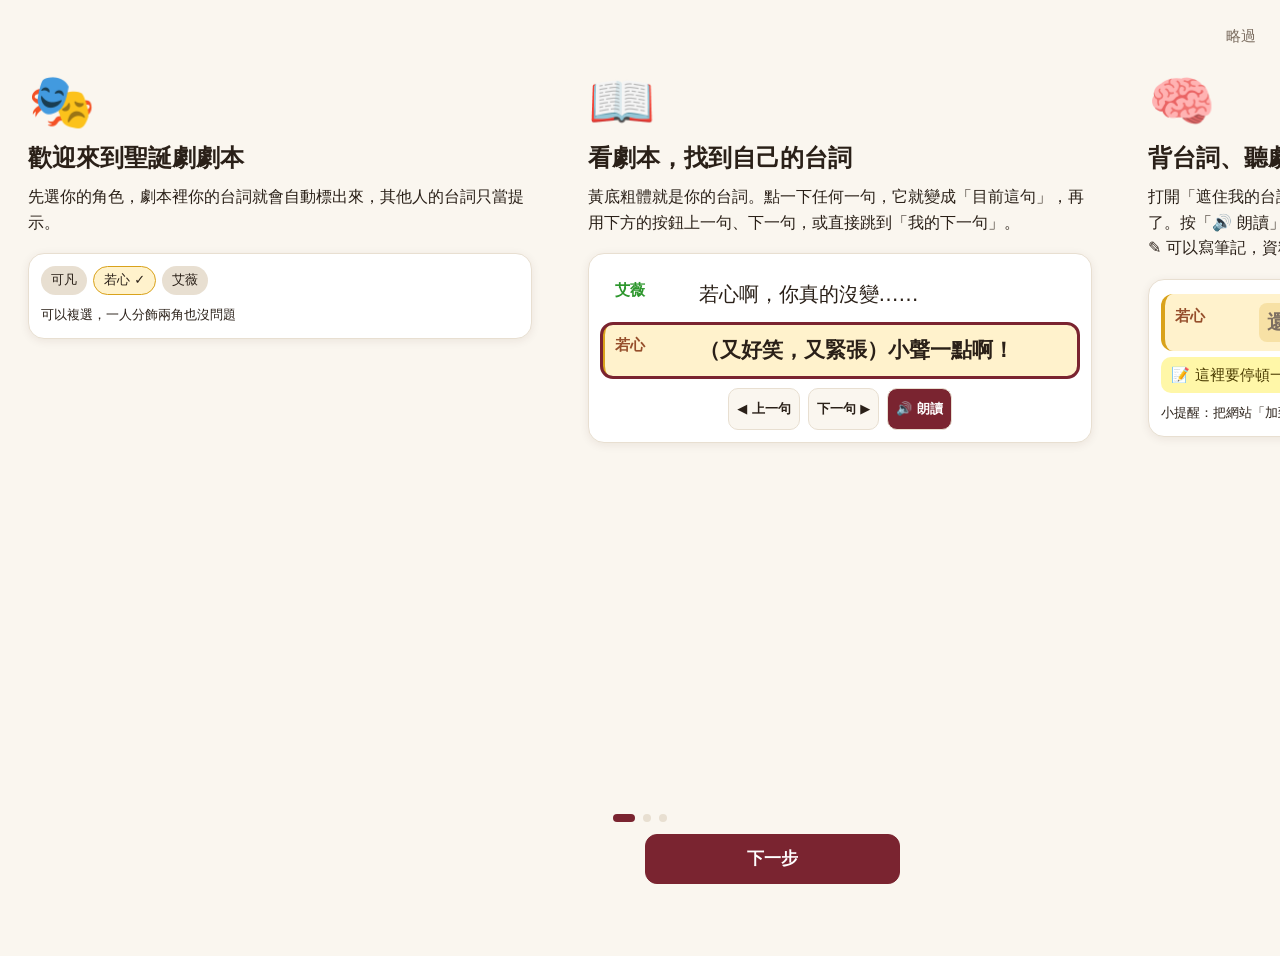
<file: index.html>
<!doctype html>
<html lang="zh-Hant">
<head>
<meta charset="utf-8">
<meta name="viewport" content="width=device-width, initial-scale=1, viewport-fit=cover">
<title>2026 聖誕劇劇本</title>
<meta name="description" content="2026 聖誕劇演員用劇本：看自己的台詞、背台詞、彩排、排練行程">
<meta name="theme-color" content="#7a2430">
<meta name="apple-mobile-web-app-capable" content="yes">
<meta name="mobile-web-app-capable" content="yes">
<meta name="apple-mobile-web-app-status-bar-style" content="black-translucent">
<meta name="apple-mobile-web-app-title" content="聖誕劇">
<link rel="manifest" href="manifest.webmanifest">
<link rel="icon" href="icons/icon.svg" type="image/svg+xml">
<link rel="apple-touch-icon" href="icons/apple-touch-icon.png">
<link rel="stylesheet" href="style.css">
</head>
<body>
<main id="app" aria-live="polite"></main>
<nav id="nav" aria-label="主選單"></nav>
<div id="overlay" hidden></div>
<div id="toast" role="status"></div>
<noscript>請開啟 JavaScript 以使用劇本網站。</noscript>
<script src="app.js"></script>
</body>
</html>
</file>
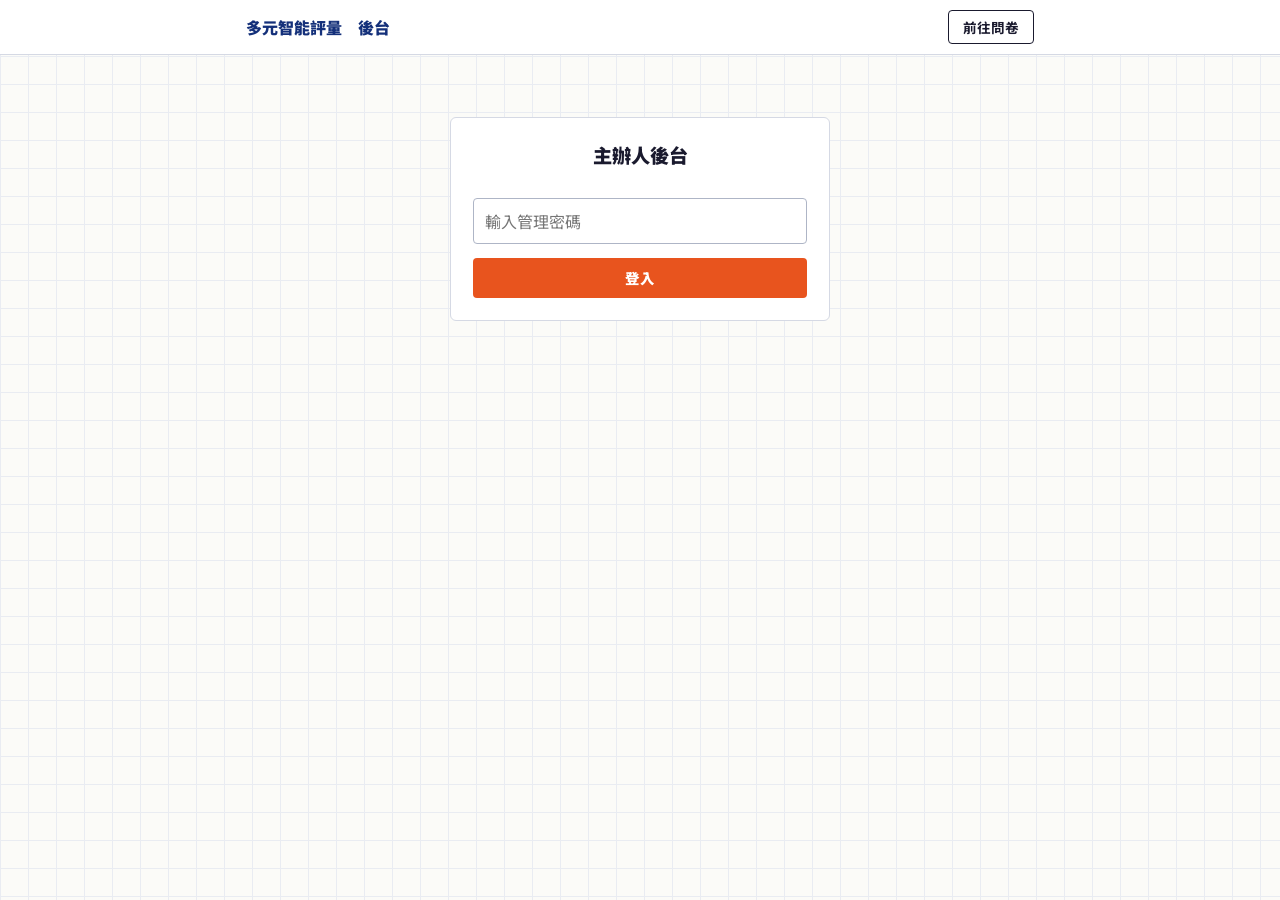
<file: survey/admin/index.html>
<!DOCTYPE html>
<html lang="zh-TW">
<head>
<meta charset="UTF-8">
<meta name="viewport" content="width=device-width, initial-scale=1.0">
<title>後台｜八大智能評量</title>
<meta name="robots" content="noindex">
<link rel="preconnect" href="https://fonts.googleapis.com">
<link href="https://fonts.googleapis.com/css2?family=Noto+Sans+TC:wght@400;500;700;900&display=swap" rel="stylesheet">
<style>
  :root {
    --navy: #14307a; --orange: #e8541e; --yellow: #f7c935;
    --ink: #1a1a2e; --muted: #5b6275; --line: #d5d9e4; --paper: #fbfbf8;
  }
  * { box-sizing: border-box; }
  html { -webkit-text-size-adjust: 100%; }
  body {
    margin: 0; color: var(--ink); line-height: 1.65;
    font-family: "Noto Sans TC", "PingFang TC", "Microsoft JhengHei", system-ui, sans-serif;
    background-color: var(--paper);
    background-image: linear-gradient(#e9ecf2 1px, transparent 1px), linear-gradient(90deg, #e9ecf2 1px, transparent 1px);
    background-size: 28px 28px;
  }
  .wrap { max-width: 820px; margin: 0 auto; padding: 0 16px; }
  .hidden { display: none !important; }
  .center { text-align: center; }

  /* ---------- 頂端：主辦單位 logo ---------- */
  .topbar { background: #fff; border-bottom: 1px solid var(--line); }
  .topbar .wrap { display: flex; align-items: center; justify-content: space-between; gap: 12px; padding-top: 10px; padding-bottom: 10px; }
  .logos { display: flex; flex-wrap: wrap; align-items: center; gap: 8px 22px; }
  .logos img { height: 34px; width: auto; display: block; }
  .topbar .aside { font-size: .8rem; color: var(--muted); white-space: nowrap; }
  .topbar b { color: var(--navy); font-weight: 900; }
  .ghost { font: inherit; font-size: .85rem; font-weight: 700; color: var(--ink); background: #fff; cursor: pointer;
    border: 1px solid var(--ink); border-radius: 4px; padding: 5px 14px; text-decoration: none; }
  .ghost:hover { background: var(--ink); color: #fff; }

  /* ---------- 標題區 ---------- */
  .hero { padding: 40px 0 10px; }
  .hero h1 { margin: 0; font-weight: 900; line-height: 1.1; letter-spacing: .02em; color: var(--navy); font-size: clamp(2.4rem, 10vw, 4.8rem); }
  .hero h1 em { font-style: normal; color: var(--orange); }
  .hero .sub { margin: 14px 0 0; font-weight: 900; letter-spacing: .08em; font-size: clamp(1.1rem, 4vw, 1.6rem); }
  /* 仿海報的「標題｜內容」資訊列 */
  .info { margin-top: 26px; }
  .info .row { display: flex; align-items: flex-start; padding: 7px 0; }
  .info dt { flex: 0 0 4.2em; font-weight: 900; font-size: 1.15rem; color: var(--ink); letter-spacing: .1em; }
  .info dd { margin: 0; padding-left: 16px; border-left: 2px solid var(--ink); font-size: 1.02rem; }
  .info { padding: 0; }

  main { padding: 22px 0 56px; }

  /* ---------- 區塊 ---------- */
  .card { background: #fff; border: 1px solid var(--line); border-radius: 6px; padding: 22px; margin-bottom: 18px; }
  .card.note { background: transparent; border: 0; border-left: 3px solid var(--navy); border-radius: 0; padding: 4px 0 4px 16px; }
  .card.warn { background: #fff8d6; border-color: #ecd77a; }
  .card h2 { margin: 0 0 16px; font-size: 1.2rem; font-weight: 900; padding-bottom: 10px; border-bottom: 1px solid var(--line); }
  .card h3 { margin: 0 0 6px; font-size: 1rem; font-weight: 900; }
  .card p { margin: 0 0 6px; font-size: .92rem; color: #333a4d; }
  .grid2 { display: grid; grid-template-columns: 1fr; gap: 16px; }
  @media (min-width: 640px) { .grid2 { grid-template-columns: 1fr 1fr; } .span2 { grid-column: 1 / -1; } }
  .field label.lab { display: block; font-size: .82rem; font-weight: 700; color: var(--muted); margin-bottom: 4px; }
  .req { color: var(--orange); }
  input[type=text], input[type=password], select {
    width: 100%; font: inherit; font-size: 16px; color: var(--ink); background: #fff;
    border: 1px solid #aeb5c6; border-radius: 4px; padding: 9px 11px; outline: none; }
  input[type=text]:focus, input[type=password]:focus, select:focus { border-color: var(--navy); box-shadow: 0 0 0 1px var(--navy); }
  .checks { display: grid; grid-template-columns: 1fr; gap: 6px 18px; }
  @media (min-width: 640px) { .checks { grid-template-columns: 1fr 1fr; } }
  .checks label { display: flex; gap: 10px; align-items: center; padding: 6px 0; cursor: pointer; font-size: .95rem; }
  input[type=checkbox] { width: 18px; height: 18px; accent-color: var(--orange); }

  /* ---------- 題目 ---------- */
  .progress { position: sticky; top: 0; z-index: 5; margin: -22px -22px 14px; padding: 10px 22px 8px; background: #fff; border-bottom: 1px solid var(--line); border-radius: 6px 6px 0 0; }
  .progress .bar { height: 5px; background: #e6e9f0; }
  .progress .bar i { display: block; height: 100%; width: 0; background: var(--orange); transition: width .25s; }
  .progress small { display: block; margin-top: 4px; font-weight: 700; color: var(--muted); font-size: .78rem; }
  .q { padding: 16px 0 14px; border-bottom: 1px solid #e6e9f0; }
  .q:last-child { border-bottom: 0; }
  .q p { margin: 0 0 10px; font-size: 1rem; color: var(--ink); }
  .q.missing { background: #fff3f3; box-shadow: -10px 0 0 #fff3f3, 10px 0 0 #fff3f3; }
  .q.missing p { color: #b42424; }
  .scale { display: grid; grid-template-columns: repeat(6, 1fr); gap: 6px; }
  .scale label { position: relative; cursor: pointer; }
  .scale input { position: absolute; opacity: 0; inset: 0; width: 100%; height: 100%; margin: 0; cursor: pointer; }
  .scale span { display: block; text-align: center; padding: 9px 0; border: 1px solid #aeb5c6; border-radius: 4px; font-weight: 700; color: var(--muted); background: #fff; }
  .scale label:hover span { border-color: var(--navy); color: var(--navy); }
  .scale input:checked + span { background: var(--orange); border-color: var(--orange); color: #fff; }
  .scale input:focus-visible + span { outline: 2px solid var(--navy); outline-offset: 2px; }
  .ends { display: flex; justify-content: space-between; font-size: .72rem; color: var(--muted); margin-top: 4px; }

  /* ---------- 按鈕 ---------- */
  .btn { font: inherit; font-weight: 900; letter-spacing: .1em; cursor: pointer; color: #fff; background: var(--orange);
    border: 0; border-radius: 4px; padding: 13px 40px; font-size: 1.02rem; }
  .btn:hover { background: #cf4616; }
  .btn:disabled { background: #9aa0ad; cursor: default; }
  .btn.sm { padding: 8px 20px; font-size: .9rem; }
  .btn.alt { background: #fff; color: var(--ink); border: 1px solid var(--ink); }
  .btn.alt:hover { background: var(--ink); color: #fff; }
  .btn.green { background: #1f8a4c; }
  .btn.green:hover { background: #197340; }
  .btn.red { background: #c93434; }

  .error { background: #fff0f0; border-left: 4px solid #c93434; color: #a42626; padding: 12px 16px; font-weight: 700; font-size: .92rem; margin-bottom: 18px; }

  /* ---------- 結果 ---------- */
  .result-name { margin: 0 0 4px; font-size: 1.7rem; font-weight: 900; }
  .top3 { border-top: 2px solid var(--ink); border-bottom: 1px solid var(--line); padding: 16px 0; margin: 18px 0 20px; text-align: left; }
  .top3 small { display: block; color: var(--muted); font-size: .82rem; font-weight: 700; margin-bottom: 4px; }
  .top3 strong { font-size: clamp(1.4rem, 5vw, 2rem); font-weight: 900; line-height: 1.4; color: var(--navy); }
  .scores { display: grid; grid-template-columns: repeat(2, 1fr); border-top: 1px solid var(--line); border-left: 1px solid var(--line); text-align: left; }
  @media (min-width: 640px) { .scores { grid-template-columns: repeat(4, 1fr); } }
  .score { padding: 10px 14px; border-right: 1px solid var(--line); border-bottom: 1px solid var(--line); background: #fff; }
  .score .n { font-size: .85rem; font-weight: 700; color: var(--muted); }
  .score .v { font-size: 1.6rem; font-weight: 900; line-height: 1.25; }
  .score .v small { font-size: .78rem; font-weight: 400; color: var(--muted); }
  .score.top { background: #fff4ee; box-shadow: inset 0 3px 0 var(--orange); }
  .score.top .n, .score.top .v { color: var(--orange); }
  .bal { border-left: 3px solid var(--navy); padding: 4px 0 4px 14px; margin: 18px 0 20px; text-align: left; font-weight: 700; color: var(--ink); }
  .prefs { display: grid; grid-template-columns: 1fr; gap: 12px; text-align: left; }
  @media (min-width: 640px) { .prefs { grid-template-columns: repeat(3, 1fr); } }
  .prefs label { display: block; font-size: .8rem; font-weight: 700; color: var(--muted); margin-bottom: 4px; }
  .bandchk { display: flex; gap: 10px; align-items: center; margin: 10px 0 14px; font-size: .92rem; }
  .saved { color: #1f8a4c; font-weight: 900; margin-top: 12px; }
  .credit { font-size: .76rem; color: #8a90a0; max-width: 36rem; margin: 16px auto 0; }

  /* ---------- 後台 ---------- */
  .tablewrap { overflow-x: auto; border: 1px solid var(--line); border-radius: 4px; }
  table { border-collapse: collapse; width: 100%; min-width: 1800px; font-size: .78rem; text-align: left; background: #fff; }
  th { background: #eef1f8; color: var(--navy); white-space: nowrap; }
  th, td { padding: 9px 10px; border-bottom: 1px solid var(--line); border-right: 1px solid var(--line); vertical-align: top; }
  td small { display: block; color: #9aa0ad; font-size: .68rem; }
  td.num { text-align: center; font-family: ui-monospace, monospace; }
  .row-actions { display: flex; align-items: center; gap: 10px; }
  .empty { padding: 40px 0; text-align: center; color: #9aa0ad; }
  .filters { display: grid; grid-template-columns: repeat(auto-fit, minmax(150px, 1fr)); gap: 10px; margin-bottom: 10px; }
  .filters label { display: block; font-size: .75rem; font-weight: 700; color: var(--muted); margin-bottom: 2px; }
  .filters select { padding: 6px 8px; font-size: 14px; }
  .filter-bar { display: flex; justify-content: space-between; align-items: center; gap: 10px; flex-wrap: wrap; margin-bottom: 10px; font-size: .85rem; color: var(--muted); }
  .filter-bar label { display: flex; gap: 6px; align-items: center; cursor: pointer; font-weight: 700; color: var(--ink); }
  th[data-sort] { cursor: pointer; user-select: none; }
  th[data-sort]:hover { background: #dfe5f3; }
  details.more { text-align: left; margin-top: 14px; }
  details.more summary { cursor: pointer; font-weight: 900; color: var(--navy); padding: 6px 0; }

  .modal { position: fixed; inset: 0; z-index: 9999; background: rgba(0,0,0,.5); display: flex; align-items: center; justify-content: center; padding: 16px; }
  .modal .box { background: #fff; border-radius: 6px; padding: 24px; max-width: 360px; width: 100%; text-align: center; }
  .modal .box h3 { margin: 0 0 10px; font-weight: 900; font-size: 1.15rem; }
  .modal .row { display: flex; gap: 10px; justify-content: center; margin-top: 18px; }

  footer { border-top: 1px solid var(--line); background: #fff; padding: 16px 0 26px; font-size: .78rem; color: var(--muted); text-align: center; }

  .spin { width: 36px; height: 36px; border-radius: 50%; border: 3px solid #dfe3ef; border-top-color: var(--orange); animation: sp 1s linear infinite; margin: 0 auto 12px; }
  @keyframes sp { to { transform: rotate(360deg); } }
  @keyframes fadeIn { from { opacity: 0; transform: translateY(8px); } to { opacity: 1; transform: translateY(0); } }
  .fade { animation: fadeIn .35s ease-out both; }
  @media (prefers-reduced-motion: reduce) { .fade, .spin { animation: none; } }
  @media (max-width: 520px) { .logos img { height: 24px; } .logos { gap: 6px 12px; } }
</style>
<script type="module">
  // ===== 後台密碼雜湊（程式碼裡看不到密碼本身）。要換密碼：用 set-password.html 產生新的雜湊貼在這裡 =====
  // 沒有設定時任何人都無法登入。
  const PASSWORD_HASH = 'pbkdf2$200000$rM7OE5J3JhCoeRZlbFyXVw==$nqlkOgvmPjjhKi+R945eZZM486bxH+UxDK31J7GYmzA=';

  const firebaseConfig = {
    apiKey: "AIzaSyAgTM5iP9AGtKhwlHgrRhhZn0XfHnwLMk0",
    authDomain: "multi-35958.firebaseapp.com",
    projectId: "multi-35958",
    storageBucket: "multi-35958.firebasestorage.app",
    messagingSenderId: "361918676207",
    appId: "1:361918676207:web:26509a677e5c8cf0b32f1a",
    measurementId: "G-P1YKCL1Y3D"
  };
  const appId = 'multi-intelligences-survey-v1';
  let initializeApp, getAuth, signInAnonymously, getFirestore, collection, onSnapshot, doc, deleteDoc;
  let db, user = null, unsub = null, DATA = [], FILTER = '';
  // 下拉篩選目前選的值（空字串＝不篩）、只看重複、排序欄位與方向（-1＝新到舊）
  let SEL = {}, DUP_ONLY = false, SORT = { key: 'time', dir: -1 }, DUP = {};

  const main = document.getElementById('main-content');
  const errorBanner = document.getElementById('error-banner');
  const esc = s => String(s == null ? '' : s).replace(/[&<>"']/g, c => ({ '&': '&amp;', '<': '&lt;', '>': '&gt;', '"': '&quot;', "'": '&#39;' }[c]));
  const showError = m => { errorBanner.textContent = m; errorBanner.classList.remove('hidden'); window.scrollTo({ top: 0, behavior: 'smooth' }); };
  const hideError = () => errorBanner.classList.add('hidden');
  // --- 48 題 ---
  const QUESTIONS = [
    "我能適時地在說話或寫作時融入多元不同的管道得來的資訊。",
    "我能經由文字敘述或口語清楚地表達自己的感受或想法。",
    "我能了解別人的談話內容，並掌握其言談的重點。",
    "我經常參加演講、辯論、讀書會或文藝營等運用語言文字的活動。",
    "我積極參與課堂討論。",
    "我擅長撰寫報告或小論文。",
    "我能有效地運用數字或推理的能力於日常生活中。",
    "我能依據數據資料做出合理的解釋。",
    "我能運用歸納、演繹等邏輯規則，找出事物間的關係並分類。",
    "我擅長玩邏輯推理相關的遊戲。",
    "我能運用邏輯推理和分析思考的方式來解決問題。",
    "我擅長處理數學與邏輯知識相關的工作或專題報告。",
    "我對於大自然的變化有敏銳的感覺。",
    "我積極參加賞鳥、園藝、自然步道、登山或露營等活動。",
    "我經常查閱或觀看以自然景象或動植物為主題的節目、書籍與資料等。",
    "我擅長觀察動物、植物或礦物特徵，並辨識其類別。",
    "我關注並認知自然界能量系統的變化及轉換，如：電能、風能、熱能、機械能、太陽能等。",
    "我能分辨不同型態的山岳及雲朵。",
    "我擅長配合音樂節奏準確打拍子。",
    "我能分辨不同樂器音色，並聽出曲調高低、節奏快慢及旋律是否正確。",
    "我能輕易的將所聽到的曲子哼唱或演奏出來。",
    "我擅長某種樂器，並可迅速學會其他樂器。",
    "我投入音樂相關活動（如聽音樂、唱歌、演奏等）。",
    "我有嘗試音樂創作的經驗。",
    "我擅長球類、健身、跑步等運動。",
    "我會運用肢體動作與面部表情來模仿別人。",
    "我會用手勢或肢體動作來表達意思或情緒。",
    "我經常從事運用到身體的活動，例如演戲、啦啦隊或跳舞。",
    "我擅長手做的任務，例如撲克牌魔術、打繩結、作模型或寫毛筆字等。",
    "我參與公開的肢體表演（例如跳舞、演戲或變魔術等）或運動競賽。",
    "我擅長利用圖像來表達自己的想法。",
    "我對色彩與形狀的感覺敏銳，能辨識面孔、景象或物體間的細微差異。",
    "我有良好的空間方向感，能找出正確的路徑。",
    "我擅長立體空間遊戲，如樂高、走迷宮、魔術方塊等。",
    "我擅長美化環境空間。",
    "我有嘗試空間規劃或景觀設計等經驗。",
    "我能覺察並有效管理自己的情緒。",
    "我能認識自我特質、長處與短處。",
    "我能敏銳認知自己的想法並加以反思。",
    "我能在難過或失望時找到方法脫離負面情緒。",
    "我常思考生命的意義。",
    "我可以接受別人的批評，並自我反省。",
    "我能敏銳察覺他人的意向及欲望。",
    "我能帶動或影響人際間的氣氛。",
    "我能敏銳認知他人的長處與短處。",
    "我能擔任領導者協助大家完成任務。",
    "在人際關係中我能有效溝通。",
    "我能理解他人的想法與感受，並適時換位思考。"
  ];

  const CATEGORIES = [
    { name: '語文', indices: [0, 1, 2, 3, 4, 5] },
    { name: '邏輯數學', indices: [6, 7, 8, 9, 10, 11] },
    { name: '自然觀察', indices: [12, 13, 14, 15, 16, 17] },
    { name: '音樂', indices: [18, 19, 20, 21, 22, 23] },
    { name: '肢體動覺', indices: [24, 25, 26, 27, 28, 29] },
    { name: '空間', indices: [30, 31, 32, 33, 34, 35] },
    { name: '內省', indices: [36, 37, 38, 39, 40, 41] },
    { name: '人際', indices: [42, 43, 44, 45, 46, 47] }
  ];


  // --- 密碼驗證（PBKDF2，程式碼裡只有雜湊，看不到密碼） ---
  const b64 = buf => btoa(String.fromCharCode(...new Uint8Array(buf)));
  async function checkPassword(pw) {
    const parts = PASSWORD_HASH.split('$');
    if (parts.length !== 4 || parts[0] !== 'pbkdf2') return false;
    const salt = Uint8Array.from(atob(parts[2]), c => c.charCodeAt(0));
    const key = await crypto.subtle.importKey('raw', new TextEncoder().encode(pw), 'PBKDF2', false, ['deriveBits']);
    const bits = await crypto.subtle.deriveBits({ name: 'PBKDF2', hash: 'SHA-256', salt, iterations: Number(parts[1]) }, key, 256);
    return b64(bits) === parts[3];
  }

  async function connect() {
    if (db) return;
    const [appSdk, authSdk, fsSdk] = await Promise.all([
      import("https://www.gstatic.com/firebasejs/11.6.1/firebase-app.js"),
      import("https://www.gstatic.com/firebasejs/11.6.1/firebase-auth.js"),
      import("https://www.gstatic.com/firebasejs/11.6.1/firebase-firestore.js")
    ]);
    ({ initializeApp } = appSdk); ({ getAuth, signInAnonymously } = authSdk);
    ({ getFirestore, collection, onSnapshot, doc, deleteDoc } = fsSdk);
    const app = initializeApp(firebaseConfig);
    const auth = getAuth(app);
    db = getFirestore(app);
    const cred = await signInAnonymously(auth);
    user = cred.user;
  }

  function renderLogin() {
    main.innerHTML = `
      <div class="card fade center" style="max-width:380px;margin:40px auto">
        <h2 style="border:0">主辦人後台</h2>
        ${PASSWORD_HASH ? '' : '<p style="color:#d43b3b;font-weight:700">尚未設定後台密碼，請先用 set-password.html 產生雜湊並貼到程式裡。</p>'}
        <input id="admin-password" type="password" placeholder="輸入管理密碼" autocomplete="current-password" style="margin-bottom:14px">
        <button id="login-btn" class="btn sm" style="width:100%">登入</button>
      </div>`;
    const pw = document.getElementById('admin-password');
    const login = async () => {
      hideError();
      const btn = document.getElementById('login-btn');
      btn.disabled = true; btn.textContent = '驗證中...';
      try {
        if (!(await checkPassword(pw.value))) { showError('密碼錯誤'); return; }
        await connect();
        renderDashboard();
      } catch (err) { showError('連線失敗：' + (err.message || err)); }
      finally { btn.disabled = false; btn.textContent = '登入'; }
    };
    document.getElementById('login-btn').onclick = login;
    pw.addEventListener('keydown', e => { if (e.key === 'Enter') login(); });
  }

  // --- 刪除確認 ---
  function showDeleteConfirm(id) {
    const old = document.getElementById('delete-confirm-modal'); if (old) old.remove();
    const m = document.createElement('div'); m.id = 'delete-confirm-modal'; m.className = 'modal';
    m.innerHTML = `<div class="box"><h3>確認刪除</h3><p>確定要刪除這筆紀錄嗎？<br><b style="color:#d43b3b">此操作無法恢復。</b></p>
      <div class="row"><button id="cancel-delete-btn" class="btn sm alt">取消</button><button id="confirm-delete-btn" class="btn sm red">確定刪除</button></div></div>`;
    document.body.appendChild(m);
    document.getElementById('cancel-delete-btn').onclick = () => m.remove();
    document.getElementById('confirm-delete-btn').onclick = async () => {
      m.remove();
      try { await deleteDoc(doc(db, 'artifacts', appId, 'public', 'data', 'submissions', id)); }
      catch (err) { showError('刪除失敗：' + (err.message || err)); }
    };
  }

  const prefOf = d => (d.preferences && d.preferences.length === 3) ? d.preferences : null;
  const contactKey = d => (d.contact || '').trim().toLowerCase();
  const isDup = d => { const k = contactKey(d); return !!k && DUP[k] > 1; };
  const mentorOf = d => d['輔導/誰邀請您來到聚會'] || d.mentor;

  // 下拉篩選；選項從現有資料動態產生（含「其他」自填的值），multi＝欄位是陣列，任一符合即可
  const FILTERS = [
    { key: 'fellowship', label: '團契', get: d => d.fellowship },
    { key: 'pref', label: '志願組別（任一志願）', get: d => prefOf(d) || [], multi: true },
    { key: 'first', label: '第一志願', get: d => (prefOf(d) || [])[0] },
    { key: 'prefStatus', label: '志願狀態', get: d => prefOf(d) ? '已選志願' : '尚未選志願' },
    { key: 'faith', label: '信仰', get: d => d.faith },
    { key: 'source', label: '活動資訊來源', get: d => d.source },
    { key: 'sex', label: '性別', get: d => d.sex }
  ];

  // 表格欄位；有 key 的可點表頭排序
  const COLS = [
    { label: '操作' },
    { label: '填寫時間', key: 'time', get: d => d.createdAt || 0, num: true },
    { label: '姓名', key: 'name', get: d => d.name },
    { label: '團契 / 小組', key: 'fellowship', get: d => d.fellowship },
    { label: '輔導／誰邀請您來到聚會', key: 'mentor', get: mentorOf },
    { label: '性別', key: 'sex', get: d => d.sex },
    { label: '學校系級／職稱', key: 'school', get: d => d.schoolTitle },
    { label: '手機／電子信箱', key: 'contact', get: d => d.contact },
    { label: '活動資訊來源', key: 'source', get: d => d.source },
    { label: '信仰', key: 'faith', get: d => d.faith },
    { label: '活動期待' },
    { label: '希望志願 (1/2/3)', key: 'pref', get: d => (prefOf(d) || [])[0] },
    ...CATEGORIES.map(c => ({ label: c.name, key: 'c:' + c.name, get: d => d.scores ? d.scores[c.name] : undefined, num: true }))
  ];

  function filtered() {
    const list = DATA.filter(d =>
      (!FILTER || [d.name, d.fellowship, d.group, d.contact, d.schoolTitle, mentorOf(d)]
        .some(v => String(v || '').toLowerCase().includes(FILTER))) &&
      (!DUP_ONLY || isDup(d)) &&
      FILTERS.every(f => {
        const want = SEL[f.key]; if (!want) return true;
        const v = f.get(d);
        return f.multi ? v.includes(want) : (v || '') === want;
      }));
    const col = COLS.find(c => c.key === SORT.key);
    if (DUP_ONLY && SORT.key === 'time') {
      // 只看重複時，同一個聯絡方式排在一起，方便比對要刪哪筆
      list.sort((a, b) => contactKey(a).localeCompare(contactKey(b)) || (b.createdAt || 0) - (a.createdAt || 0));
    } else if (col) {
      list.sort((a, b) => {
        const x = col.get(a), y = col.get(b);
        const ex = x === undefined || x === null || x === '', ey = y === undefined || y === null || y === '';
        if (ex || ey) return ex - ey; // 空值不論升降冪都排最後
        return (col.num ? x - y : String(x).localeCompare(String(y), 'zh-Hant')) * SORT.dir;
      });
    }
    return list;
  }

  function renderDashboard() {
    main.innerHTML = `
      <div class="card fade">
        <div style="display:flex;justify-content:space-between;align-items:center;gap:12px;flex-wrap:wrap;margin-bottom:14px">
          <h2 style="border:0;margin:0;color:var(--navy)">答題紀錄</h2>
          <div class="row-actions">
            <button id="export-btn" class="btn sm green">匯出 Excel</button>
            <button id="logout-btn" class="ghost">登出</button>
          </div>
        </div>
        <div id="stats"></div>
        <input id="search" type="text" placeholder="搜尋姓名、團契、小組、聯絡方式…" style="margin:14px 0 10px">
        <div id="filters" class="filters"></div>
        <div class="filter-bar">
          <label><input id="dup-only" type="checkbox"> 只看聯絡方式重複的</label>
          <span><span id="count"></span>　<button id="clear-filters" class="ghost" style="padding:3px 10px">清除篩選</button></span>
        </div>
        <div id="list-container" style="min-height:160px">正在連線至資料庫...</div>
      </div>`;
    document.getElementById('logout-btn').onclick = () => {
      if (unsub) unsub(); unsub = null; DATA = []; FILTER = ''; SEL = {}; DUP_ONLY = false; SORT = { key: 'time', dir: -1 };
      renderLogin();
    };
    document.getElementById('export-btn').onclick = exportExcel;
    document.getElementById('search').oninput = e => { FILTER = e.target.value.trim().toLowerCase(); drawList(); };
    document.getElementById('dup-only').onchange = e => { DUP_ONLY = e.target.checked; drawList(); };
    document.getElementById('clear-filters').onclick = () => {
      FILTER = ''; SEL = {}; DUP_ONLY = false;
      document.getElementById('search').value = ''; document.getElementById('dup-only').checked = false;
      drawFilters(); drawList();
    };
    document.getElementById('filters').onchange = e => {
      if (e.target.dataset.filter) { SEL[e.target.dataset.filter] = e.target.value; drawList(); }
    };
    if (unsub) unsub();
    const colRef = collection(db, 'artifacts', appId, 'public', 'data', 'submissions');
    unsub = onSnapshot(colRef, snap => {
      DATA = [];
      snap.forEach(d => DATA.push({ id: d.id, ...d.data() }));
      DUP = {};
      DATA.forEach(d => { const k = contactKey(d); if (k) DUP[k] = (DUP[k] || 0) + 1; });
      drawStats(); drawFilters(); drawList();
    }, () => {
      document.getElementById('list-container').innerHTML = `<p class="empty" style="color:#d43b3b">讀取錯誤，請檢查 Firebase 規則。</p>`;
    });
  }

  function drawStats() {
    const total = DATA.length;
    const withPref = DATA.filter(prefOf).length;
    const dups = Object.values(DUP).filter(n => n > 1).length;
    const rows = CATEGORIES.map(c => {
      const n = [0, 1, 2].map(i => DATA.filter(d => prefOf(d) && prefOf(d)[i] === c.name).length);
      return `<tr><td><b>${c.name}</b></td><td class="num">${n[0]}</td><td class="num">${n[1]}</td><td class="num">${n[2]}</td></tr>`;
    }).join('');
    document.getElementById('stats').innerHTML = `
      <div class="scores" style="grid-template-columns:repeat(auto-fit,minmax(120px,1fr))">
        <div class="score"><div class="n">填寫人數</div><div class="v">${total}</div></div>
        <div class="score"><div class="n">已選志願</div><div class="v">${withPref}</div></div>
        <div class="score"><div class="n">尚未選志願</div><div class="v">${total - withPref}</div></div>
        <div class="score ${dups ? 'top' : ''}"><div class="n">聯絡方式重複</div><div class="v">${dups}</div></div>
      </div>
      <details class="more"><summary>各組志願人數</summary>
        <div class="tablewrap"><table style="min-width:0"><thead><tr><th>組別</th><th>第一志願</th><th>第二志願</th><th>第三志願</th></tr></thead><tbody>${rows}</tbody></table></div>
      </details>`;
  }

  // 資料即時更新時重畫選項，但保留目前選的值
  function drawFilters() {
    const box = document.getElementById('filters'); if (!box) return;
    box.innerHTML = FILTERS.map(f => {
      const count = {};
      DATA.forEach(d => { const v = f.get(d); (f.multi ? v : [v]).forEach(x => { if (x) count[x] = (count[x] || 0) + 1; }); });
      const sel = SEL[f.key] || '';
      if (sel && !count[sel]) count[sel] = 0;
      const opts = Object.keys(count).sort((a, b) => count[b] - count[a] || a.localeCompare(b, 'zh-Hant'));
      return `<div><label>${f.label}</label><select data-filter="${f.key}">
        <option value="">全部</option>
        ${opts.map(o => `<option value="${esc(o)}"${o === sel ? ' selected' : ''}>${esc(o)}（${count[o]}）</option>`).join('')}
      </select></div>`;
    }).join('');
  }

  function drawList() {
    const c = document.getElementById('list-container');
    if (!c) return;
    const list = filtered();
    document.getElementById('count').textContent = `顯示 ${list.length} / ${DATA.length} 筆（匯出會匯出目前顯示的資料）`;
    if (!list.length) { c.innerHTML = "<p class='empty'>沒有符合的資料</p>"; return; }
    const arrow = k => SORT.key === k ? (SORT.dir > 0 ? ' ▲' : ' ▼') : '';
    c.innerHTML = `
      <div class="tablewrap"><table>
        <thead><tr>${COLS.map(col => col.key
          ? `<th data-sort="${col.key}" title="點擊排序">${col.label}${arrow(col.key)}</th>`
          : `<th>${col.label}</th>`).join('')}</tr></thead>
        <tbody>${list.map(d => {
          const dup = isDup(d);
          const p = prefOf(d);
          return `<tr${dup ? ' style="background:#fff8d6"' : ''}>
            <td><button data-id="${esc(d.id)}" class="ghost delete-btn" style="color:#d43b3b;border-color:#d43b3b">刪除</button></td>
            <td style="white-space:nowrap">${esc(d.timestamp) || '-'}</td>
            <td style="white-space:nowrap"><b>${esc(d.name) || '-'}</b></td>
            <td>${esc(d.fellowship) || '-'}<small>${esc(d.group) || '-'}</small></td>
            <td>${esc(mentorOf(d)) || '-'}</td>
            <td>${esc(d.sex) || '-'}</td><td>${esc(d.schoolTitle) || '-'}</td>
            <td>${esc(d.contact) || '-'}${dup ? `<small style="color:#a42626">⚠ 聯絡方式重複（共 ${DUP[contactKey(d)]} 筆）</small>` : ''}</td>
            <td>${esc(d.source) || '-'}</td><td>${esc(d.faith) || '-'}</td>
            <td>${esc(Array.isArray(d.hopes) ? d.hopes.join('、') : d.hopes) || '-'}</td>
            <td style="white-space:nowrap">${p ? `1. ${esc(p[0])}<br>2. ${esc(p[1])}<br>3. ${esc(p[2])}` : '-'}</td>
            ${CATEGORIES.map(x => `<td class="num">${d.scores && d.scores[x.name] !== undefined ? d.scores[x.name] : '-'}</td>`).join('')}
          </tr>`; }).join('')}</tbody>
      </table></div>`;
  }
  document.addEventListener('click', e => {
    const th = e.target.closest('th[data-sort]');
    if (th) {
      const k = th.dataset.sort;
      const col = COLS.find(c => c.key === k);
      // 同欄再點一次反轉；換欄時數字（分數、時間）預設大到小，文字預設 A→Z
      SORT = SORT.key === k ? { key: k, dir: -SORT.dir } : { key: k, dir: col.num ? -1 : 1 };
      drawList(); return;
    }
    const b = e.target.closest('.delete-btn'); if (!b) return;
    e.preventDefault(); showDeleteConfirm(b.dataset.id);
  });

  // 匯出欄位與舊版相同；只匯出目前篩選後的資料。沒自訂排序時照舊由舊到新，有點表頭排序就照畫面順序
  async function exportExcel() {
    const btn = document.getElementById('export-btn');
    btn.disabled = true; btn.textContent = '準備匯出...';
    try {
      let list = filtered();
      if (SORT.key === 'time' && SORT.dir === -1 && !DUP_ONLY) list = list.slice().reverse();
      const out = list.map(d => {
        const row = {
          '填寫時間': d.timestamp || '', '姓名': d.name || '', '性別': d.sex || '',
          '團契': d.fellowship || '', '小組': d.group || '',
          '輔導/誰邀請您來到聚會': mentorOf(d) || '',
          '學校系級/職稱': d.schoolTitle || '', '手機/電子信箱': d.contact || '',
          '從哪裡得知活動資訊': d.source || '', '信仰': d.faith || '',
          '希望透過本活動': Array.isArray(d.hopes) ? d.hopes.join('、') : (d.hopes || ''),
          '第一志願': (d.preferences || [])[0] || '', '第二志願': (d.preferences || [])[1] || '', '第三志願': (d.preferences || [])[2] || ''
        };
        CATEGORIES.forEach(c => row[c.name] = d.scores && d.scores[c.name] !== undefined ? d.scores[c.name] : '');
        return row;
      });
      if (!out.length) { showError('目前篩選沒有資料可以匯出'); return; }
      try {
        if (!window.XLSX) await new Promise((res, rej) => {
          const s = document.createElement('script');
          s.src = 'https://cdn.jsdelivr.net/npm/xlsx@0.18.5/dist/xlsx.full.min.js';
          s.onload = res; s.onerror = () => rej(new Error('Excel 元件載入失敗')); document.head.appendChild(s);
        });
        const wb = XLSX.utils.book_new();
        XLSX.utils.book_append_sheet(wb, XLSX.utils.json_to_sheet(out), '評量結果');
        XLSX.writeFile(wb, '多元智能評量結果.xlsx');
      } catch (xerr) {
        const headers = out.length ? Object.keys(out[0]) : ['填寫時間', '姓名'];
        const cell = v => '"' + String(v == null ? '' : v).replace(/"/g, '""') + '"';
        const csv = '\ufeff' + [headers.map(cell).join(','), ...out.map(r => headers.map(h => cell(r[h])).join(','))].join('\r\n');
        const url = URL.createObjectURL(new Blob([csv], { type: 'text/csv;charset=utf-8;' }));
        const a = document.createElement('a'); a.href = url; a.download = '多元智能評量結果.csv';
        document.body.appendChild(a); a.click(); a.remove(); URL.revokeObjectURL(url);
        showError('Excel 元件無法載入，已改為匯出 Excel 可開啟的 CSV 檔。');
      }
    } catch (err) { showError('匯出失敗：' + (err.message || err)); }
    finally { btn.disabled = false; btn.textContent = '匯出 Excel'; }
  }

  renderLogin();
</script>
</head>
<body>
  <div class="topbar"><div class="wrap">
    <b>多元智能評量　後台</b>
    <a class="ghost" href="../">前往問卷</a>
  </div></div>
  <div class="wrap">
    <main>
      <div id="error-banner" class="error hidden" role="alert"></div>
      <div id="main-content"></div>
    </main>
  </div>
</body>
</html>
</file>
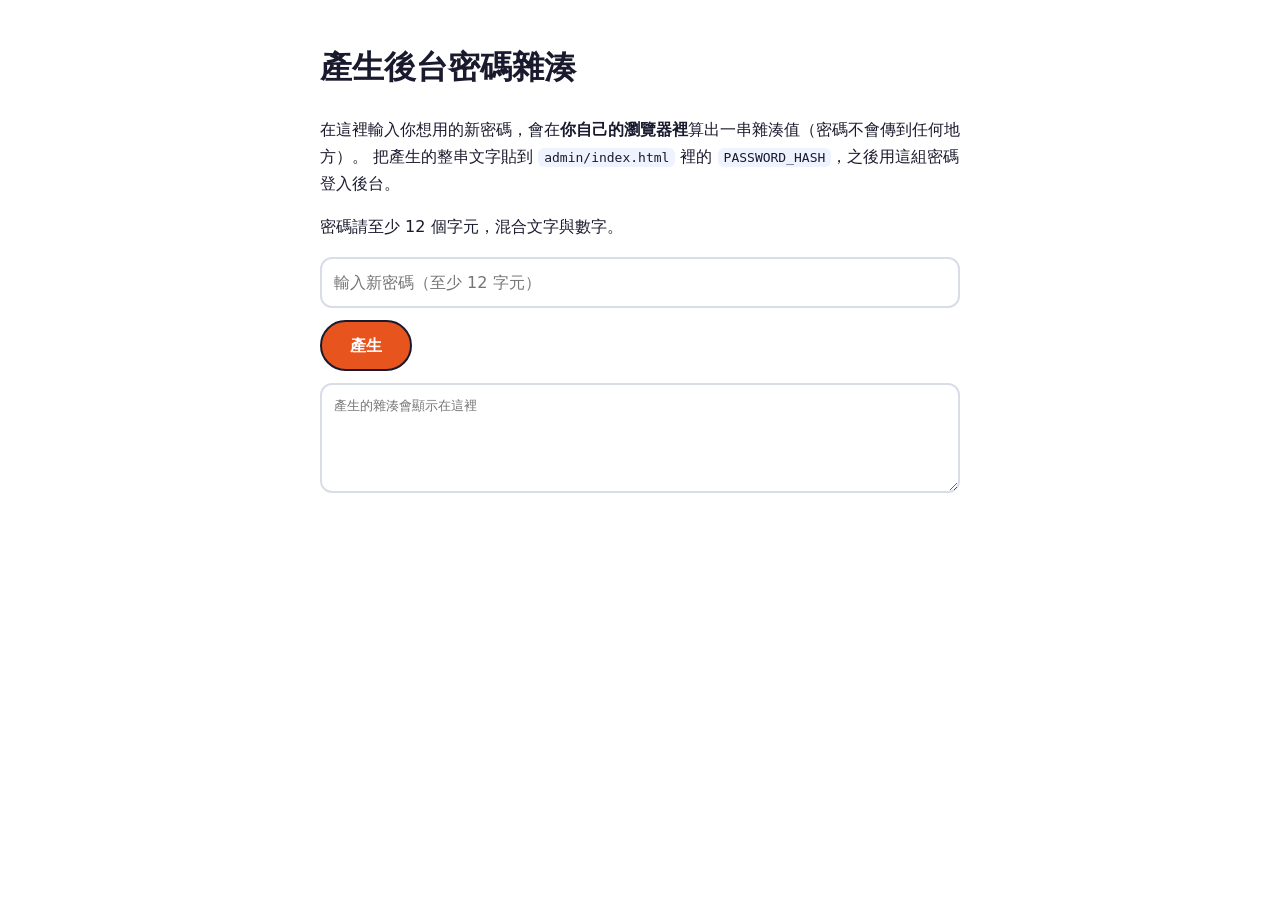
<file: survey/admin/set-password.html>
<!DOCTYPE html>
<html lang="zh-TW"><head><meta charset="UTF-8"><meta name="viewport" content="width=device-width, initial-scale=1.0">
<meta name="robots" content="noindex"><title>產生後台密碼雜湊</title>
<style>
  body{font-family:"Noto Sans TC",system-ui,sans-serif;max-width:640px;margin:40px auto;padding:0 16px;line-height:1.7;color:#1a1a2e}
  input,textarea{width:100%;font:inherit;padding:10px 12px;border:2px solid #d9dde8;border-radius:12px;box-sizing:border-box}
  textarea{height:110px;font-family:ui-monospace,monospace;font-size:.8rem}
  button{font:inherit;font-weight:900;background:#e8541e;color:#fff;border:2px solid #1a1a2e;border-radius:999px;padding:10px 28px;cursor:pointer;margin:12px 0}
  code{background:#eef3ff;padding:2px 6px;border-radius:6px}
</style></head><body>
<h1>產生後台密碼雜湊</h1>
<p>在這裡輸入你想用的新密碼，會在<b>你自己的瀏覽器裡</b>算出一串雜湊值（密碼不會傳到任何地方）。
把產生的整串文字貼到 <code>admin/index.html</code> 裡的 <code>PASSWORD_HASH</code>，之後用這組密碼登入後台。</p>
<p>密碼請至少 12 個字元，混合文字與數字。</p>
<input id="pw" type="password" placeholder="輸入新密碼（至少 12 字元）" autocomplete="new-password">
<button id="go">產生</button>
<textarea id="out" readonly placeholder="產生的雜湊會顯示在這裡"></textarea>
<script>
  const ITER = 200000;
  const b64 = buf => btoa(String.fromCharCode(...new Uint8Array(buf)));
  document.getElementById('go').onclick = async () => {
    const pw = document.getElementById('pw').value;
    if (pw.length < 12) { document.getElementById('out').value = '密碼太短，請至少 12 個字元。'; return; }
    const salt = crypto.getRandomValues(new Uint8Array(16));
    const key = await crypto.subtle.importKey('raw', new TextEncoder().encode(pw), 'PBKDF2', false, ['deriveBits']);
    const bits = await crypto.subtle.deriveBits({ name: 'PBKDF2', hash: 'SHA-256', salt, iterations: ITER }, key, 256);
    document.getElementById('out').value = ['pbkdf2', ITER, b64(salt), b64(bits)].join('$');
  };
</script></body></html>
</file>
<file: style.css>
:root {
  --bg: #faf6ef; --card: #ffffff; --ink: #2a2018; --muted: #7d6f62; --line: #e8dfd1;
  --accent: #7a2430; --accent-ink: #ffffff; --gold: #b8860b; --mine-bg: #fff2cc; --mine-bd: #d9a21b;
  --good: #2f7d4f; --shadow: 0 2px 10px rgba(60, 30, 10, .08);
  --fs: 19px; --nav-h: 58px; --safe-b: env(safe-area-inset-bottom, 0px); --safe-t: env(safe-area-inset-top, 0px);
}
:root[data-theme="dark"] {
  --bg: #15110f; --card: #211b18; --ink: #efe6d8; --muted: #a29586; --line: #342b25;
  --accent: #e3a857; --accent-ink: #1b1209; --gold: #f0c05a; --mine-bg: #3a2c10; --mine-bd: #e3a857;
  --good: #67c28c; --shadow: 0 2px 10px rgba(0, 0, 0, .4);
}
@media (prefers-color-scheme: dark) {
  :root:not([data-theme="light"]) {
    --bg: #15110f; --card: #211b18; --ink: #efe6d8; --muted: #a29586; --line: #342b25;
    --accent: #e3a857; --accent-ink: #1b1209; --gold: #f0c05a; --mine-bg: #3a2c10; --mine-bd: #e3a857;
    --good: #67c28c; --shadow: 0 2px 10px rgba(0, 0, 0, .4);
  }
}
* { box-sizing: border-box; -webkit-tap-highlight-color: transparent; }
html { -webkit-text-size-adjust: 100%; }
body {
  margin: 0; background: var(--bg); color: var(--ink);
  font-family: -apple-system, "PingFang TC", "Noto Sans TC", "Microsoft JhengHei", "Heiti TC", system-ui, sans-serif;
  line-height: 1.6; padding-top: var(--safe-t);
}
#app { max-width: 720px; margin: 0 auto; padding: 0 16px calc(var(--nav-h) + var(--safe-b) + 24px); min-height: 100vh; }
button { font: inherit; color: inherit; cursor: pointer; }
a { color: var(--accent); }
h1, h2, h3 { line-height: 1.3; margin: 0; }
.muted { color: var(--muted); }

/* 底部導覽 */
#nav {
  position: fixed; left: 0; right: 0; bottom: 0; z-index: 50; display: flex; justify-content: center;
  background: var(--card); border-top: 1px solid var(--line); padding-bottom: var(--safe-b);
}
#nav a {
  flex: 1; max-width: 144px; height: var(--nav-h); display: flex; flex-direction: column; align-items: center; justify-content: center;
  gap: 2px; font-size: 11px; color: var(--muted); text-decoration: none;
}
#nav a svg { width: 24px; height: 24px; stroke: currentColor; fill: none; stroke-width: 1.8; stroke-linecap: round; stroke-linejoin: round; }
#nav a.on { color: var(--accent); font-weight: 600; }

/* 通用元件 */
.page-title { padding: 22px 0 10px; font-size: 26px; }
.card { background: var(--card); border: 1px solid var(--line); border-radius: 16px; padding: 16px; margin: 12px 0; box-shadow: var(--shadow); }
.card h3 { font-size: 15px; color: var(--muted); font-weight: 600; margin-bottom: 8px; letter-spacing: .04em; }
.btn {
  border: 1px solid var(--line); background: var(--card); border-radius: 12px; padding: 10px 14px; min-height: 44px; font-weight: 600;
}
.btn.primary { background: var(--accent); color: var(--accent-ink); border-color: var(--accent); }
.btn.small { min-height: 34px; padding: 4px 10px; font-size: 14px; border-radius: 10px; }
.btn.ghost { background: transparent; }
.btn-row { display: flex; flex-wrap: wrap; gap: 8px; }
.chips { display: flex; flex-wrap: wrap; gap: 6px; }
.chip { display: inline-flex; align-items: center; padding: 3px 10px; border-radius: 999px; background: var(--line); font-size: 13px; }
.chip.gold { background: var(--mine-bg); border: 1px solid var(--mine-bd); }
.chip.red { background: var(--accent); color: var(--accent-ink); }
.chip.green { background: color-mix(in srgb, var(--good) 18%, transparent); color: var(--good); }
.bar { height: 8px; background: var(--line); border-radius: 99px; overflow: hidden; }
.bar > i { display: block; height: 100%; background: var(--gold); border-radius: 99px; transition: width .3s; }

/* 首頁 */
.hero { padding: 22px 0 6px; }
.who-me { margin-top: 4px; font-size: 16px; display: flex; align-items: center; gap: 8px; flex-wrap: wrap; }
.hero small { color: var(--accent); font-weight: 700; letter-spacing: .12em; }
.hero h1 { font-size: 30px; margin: 4px 0 8px; }
.hero blockquote { margin: 0; color: var(--muted); font-size: 14px; border-left: 3px solid var(--mine-bd); padding-left: 10px; }
.next-date { font-size: 34px; font-weight: 800; line-height: 1.1; }
.next-date small { font-size: 15px; font-weight: 500; color: var(--muted); margin-left: 6px; }
.count { color: var(--accent); font-weight: 700; }
.prog-row { display: grid; grid-template-columns: 54px 1fr 56px; gap: 10px; align-items: center; margin: 8px 0; font-size: 14px; }
.prog-row span:last-child { text-align: right; color: var(--muted); }
.cta { display: grid; grid-template-columns: repeat(5, 1fr); gap: 8px; margin-top: 12px; }
.cta .btn { text-decoration: none; padding: 14px 2px; display: flex; flex-direction: column; align-items: center; gap: 4px; font-size: 14px; }
.cta .btn b { font-size: 22px; line-height: 1; }

/* 閱讀頁 */
.rhead {
  position: sticky; top: 0; z-index: 30; margin: 0 -16px; padding: 8px 16px 8px; background: var(--bg);
  border-bottom: 1px solid var(--line); transition: transform .2s; padding-top: calc(8px + var(--safe-t)); margin-top: calc(-1 * var(--safe-t));
}
.rhead.hide { transform: translateY(-110%); }
.rrow { display: flex; align-items: center; gap: 8px; }
.rrow + .rrow { margin-top: 6px; }
.tabs { display: flex; gap: 6px; flex: 1; }
.tabs a, .seg button {
  flex: 1; text-align: center; padding: 6px 4px; border-radius: 10px; border: 1px solid var(--line); background: var(--card);
  text-decoration: none; color: var(--ink); font-size: 14px; font-weight: 600;
}
.tabs a.on, .seg button.on { background: var(--accent); color: var(--accent-ink); border-color: var(--accent); }
.seg { display: flex; gap: 6px; flex: 1; }
.ibtn { width: 38px; height: 34px; border-radius: 10px; border: 1px solid var(--line); background: var(--card); font-weight: 700; padding: 0; }
.opts { display: flex; gap: 6px; overflow-x: auto; scrollbar-width: none; padding-bottom: 2px; }
.opts::-webkit-scrollbar { display: none; }
.opt { flex: none; padding: 4px 11px; border-radius: 99px; border: 1px solid var(--line); background: var(--card); font-size: 13px; white-space: nowrap; }
.opt.on { background: var(--mine-bg); border-color: var(--mine-bd); font-weight: 700; }
.banner { background: var(--mine-bg); border: 1px solid var(--mine-bd); border-radius: 12px; padding: 10px 12px; margin: 12px 0; font-size: 14px; }

.script { padding: 8px 0 120px; }
.scene { margin: 26px 0 10px; padding: 10px 12px; border-radius: 12px; background: var(--card); border: 1px dashed var(--mine-bd); scroll-margin-top: 90px; }
.scene b { color: var(--accent); }
.scene .desc { font-size: 14px; color: var(--muted); margin-top: 2px; }
.sc-top { display: flex; justify-content: space-between; align-items: center; gap: 8px; }
.stage { margin: 10px 0; padding: 0 6px; font-size: calc(var(--fs) - 3px); color: var(--muted); font-style: italic; text-align: center; white-space: pre-line; }
.gap { text-align: center; color: var(--muted); letter-spacing: .4em; margin: 6px 0; }
.line { position: relative; display: grid; grid-template-columns: 4.6em 1fr; gap: 6px 10px; padding: 9px 10px; margin: 4px 0; border-radius: 12px; border-left: 4px solid transparent; scroll-margin-top: 120px; }
.line.spot { background: color-mix(in srgb, var(--line) 45%, transparent); }
.who {
  font-size: calc(var(--fs) - 4px); font-weight: 700; color: hsl(var(--h) 55% 38%); padding-top: 2px; line-height: 1.5; word-break: break-all;
}
:root[data-theme="dark"] .who { color: hsl(var(--h) 60% 72%); }
@media (prefers-color-scheme: dark) { :root:not([data-theme="light"]) .who { color: hsl(var(--h) 60% 72%); } }
.say { font-size: var(--fs); line-height: 1.75; white-space: pre-line; word-break: break-word; }
.say > .dir { display: block; margin-bottom: 2px; }
.dir, .say i { color: var(--muted); font-style: normal; font-size: .86em; }
.line.mine { background: var(--mine-bg); border-left-color: var(--mine-bd); }
.line.mine .say { font-weight: 600; }
.line.cue { opacity: .75; }
.line.hl { animation: flash 1.6s ease-out; }
@keyframes flash { 0%, 40% { box-shadow: 0 0 0 3px var(--accent); } 100% { box-shadow: 0 0 0 3px transparent; } }
/* 背誦 */
.covered { cursor: pointer; }
.covered .hintt { color: var(--muted); letter-spacing: .06em; padding: 2px 8px; border-radius: 8px; background: color-mix(in srgb, var(--mine-bd) 22%, transparent); display: inline-block; }
.covered .real { display: none; }
.covered.revealed .real { display: inline; }
.covered.revealed .hintt { display: none; }
.chk { position: absolute; right: 8px; bottom: 8px; width: 34px; height: 34px; border-radius: 50%; border: 2px solid var(--line); background: var(--card); color: transparent; font-weight: 800; padding: 0; }
.chk.on { background: var(--good); border-color: var(--good); color: #fff; }
.line.mine.memo { padding-right: 52px; }
.line.mastered { border-left-color: var(--good); }
/* 彩排 */
.rehearse .line { opacity: .55; transition: opacity .2s; }
.rehearse .line.mine { opacity: 1; }
.rehearse .line.passed { opacity: .28; }
.rehearse .line.cursor { opacity: 1; outline: 3px solid var(--accent); outline-offset: -2px; background: var(--card); }
.rehearse .line.cursor.mine { background: var(--mine-bg); }
.rehearse .line.cursor .say { font-size: calc(var(--fs) + 4px); }
.dock {
  position: fixed; left: 0; right: 0; bottom: calc(var(--nav-h) + var(--safe-b)); z-index: 40; display: flex; flex-direction: column; align-items: center; gap: 6px; padding: 8px 12px; pointer-events: none;
}
.dock > * { pointer-events: auto; }
.dock .info { background: var(--ink); color: var(--bg); padding: 4px 12px; border-radius: 99px; font-size: 13px; font-weight: 600; box-shadow: var(--shadow); }
.dock .pad { display: flex; gap: 8px; background: var(--card); border: 1px solid var(--line); border-radius: 18px; padding: 8px; box-shadow: var(--shadow); }
.dock .pad button { width: 62px; height: 52px; border-radius: 12px; border: 1px solid var(--line); background: var(--bg); font-size: 20px; font-weight: 800; }
.dock .pad button.main { background: var(--accent); color: var(--accent-ink); border-color: var(--accent); width: 86px; }
.fabs { position: fixed; right: 14px; bottom: calc(var(--nav-h) + var(--safe-b) + 14px); z-index: 40; display: flex; flex-direction: column; gap: 8px; align-items: flex-end; }
.fabs button { border-radius: 99px; background: var(--accent); color: var(--accent-ink); border: 0; padding: 11px 16px; font-weight: 700; box-shadow: var(--shadow); }
.fabs button:first-child { background: var(--card); color: var(--ink); border: 1px solid var(--line); }

/* 行程 */
.ev { display: grid; grid-template-columns: 62px 1fr; gap: 12px; }
.ev .d { text-align: center; line-height: 1.1; }
.ev .d b { display: block; font-size: 26px; }
.ev .d span { font-size: 12px; color: var(--muted); }
.ev h3 { font-size: 17px; color: var(--ink); margin-bottom: 4px; letter-spacing: 0; }
.ev.past { opacity: .5; }
.ev.today { border-color: var(--accent); box-shadow: 0 0 0 2px var(--accent); }
.month { margin: 22px 0 4px; font-size: 14px; color: var(--accent); font-weight: 800; letter-spacing: .1em; }
.ev .note { margin-top: 6px; font-size: 14px; color: var(--muted); }

/* 角色 */
.role .top { display: flex; align-items: center; justify-content: space-between; gap: 8px; }
.role h3 { font-size: 20px; color: var(--ink); margin: 0; letter-spacing: 0; }
.role p { margin: 6px 0 10px; font-size: 14px; color: var(--muted); }
.roles-h { margin: 22px 0 4px; font-size: 14px; color: var(--muted); font-weight: 700; }

/* 清單 */
.list a, .list button.row { display: flex; align-items: center; justify-content: space-between; width: 100%; padding: 15px 4px; border: 0; border-bottom: 1px solid var(--line); background: none; color: var(--ink); text-decoration: none; text-align: left; font-size: 16px; }
.list > :last-child { border-bottom: 0; }
.crew-g { margin: 14px 0 0; }
.crew-g b { display: block; margin-bottom: 2px; }
.set { display: flex; justify-content: space-between; align-items: center; gap: 12px; padding: 12px 0; border-bottom: 1px solid var(--line); }
.set:last-child { border-bottom: 0; }
.set select, .set input[type=range] { max-width: 55%; font: inherit; }
.set input[type=range] { width: 50%; }
.switch { width: 52px; height: 30px; border-radius: 99px; border: 0; background: var(--line); position: relative; padding: 0; flex: none; }
.switch::after { content: ""; position: absolute; top: 3px; left: 3px; width: 24px; height: 24px; border-radius: 50%; background: #fff; transition: left .15s; box-shadow: 0 1px 3px rgba(0,0,0,.3); }
.switch.on { background: var(--good); }
.switch.on::after { left: 25px; }

/* 疊層 */
#overlay { position: fixed; inset: 0; z-index: 100; background: rgba(0, 0, 0, .5); display: flex; align-items: flex-end; justify-content: center; }
#overlay[hidden] { display: none; }
.sheet { background: var(--bg); width: 100%; max-width: 720px; max-height: 88vh; overflow: auto; border-radius: 20px 20px 0 0; padding: 18px 16px calc(18px + var(--safe-b)); }
.sheet h2 { font-size: 20px; margin-bottom: 4px; }
.pick { display: flex; align-items: center; gap: 12px; padding: 11px 6px; border-bottom: 1px solid var(--line); font-size: 17px; }
.pick input { width: 22px; height: 22px; accent-color: var(--accent); }
.pick small { color: var(--muted); margin-left: auto; }
.sheet input[type=search] { width: 100%; padding: 12px; font: inherit; border-radius: 12px; border: 1px solid var(--line); background: var(--card); color: var(--ink); }
.hit { display: block; padding: 10px 4px; border-bottom: 1px solid var(--line); text-decoration: none; color: var(--ink); font-size: 15px; }
.hit small { color: var(--muted); display: block; }
mark { background: var(--mine-bd); color: #000; border-radius: 3px; }
#toast { position: fixed; left: 50%; bottom: calc(var(--nav-h) + var(--safe-b) + 90px); transform: translate(-50%, 20px); background: var(--ink); color: var(--bg); padding: 8px 16px; border-radius: 99px; font-size: 14px; opacity: 0; pointer-events: none; transition: .2s; z-index: 120; }
#toast.on { opacity: 1; transform: translate(-50%, 0); }
@media (min-width: 760px) { .say { font-size: calc(var(--fs) + 1px); } }

/* 筆記、場景 */
.nb { display: block; margin-top: 4px; border: 0; background: none; padding: 2px 4px; font-size: 15px; color: var(--muted); opacity: .55; line-height: 1; }
.nb.on { opacity: 1; }
.sc-top .nb { margin: 0; font-size: 18px; padding: 6px 8px; }
.note-box { margin-top: 6px; padding: 6px 10px; border-radius: 10px; background: #fff7a8; color: #4a3b00; font-size: calc(var(--fs) - 4px); font-weight: 500; font-style: normal; white-space: pre-line; }
:root[data-theme="dark"] .note-box { background: #4a4210; color: #fff3b0; }
@media (prefers-color-scheme: dark) { :root:not([data-theme="light"]) .note-box { background: #4a4210; color: #fff3b0; } }
.line.flag { box-shadow: inset 0 0 0 2px color-mix(in srgb, #d9534f 60%, transparent); }
.rrow.scn .opt { max-width: 11em; overflow: hidden; text-overflow: ellipsis; }
.opt.mine { border-color: var(--mine-bd); background: var(--mine-bg); }
.sheet textarea, .rn textarea { width: 100%; font: inherit; padding: 10px; border-radius: 12px; border: 1px solid var(--line); background: var(--card); color: var(--ink); resize: vertical; }
.rn { margin: 0 0 10px; }
.rn summary { cursor: pointer; font-size: 14px; font-weight: 600; padding: 4px 0 8px; }

/* 朗讀 */
.dock .irow { display: flex; gap: 6px; align-items: center; justify-content: center; }
.tts { border: 1px solid var(--line); background: var(--card); border-radius: 99px; padding: 5px 12px; font-size: 13px; font-weight: 700; box-shadow: var(--shadow); }
.tts.on { background: var(--accent); color: var(--accent-ink); border-color: var(--accent); }
.sheet .opts { flex-wrap: wrap; overflow: visible; }

/* 首頁、目錄、說明 */
.verse { margin: 22px 0 8px; color: var(--muted); font-size: 13px; border-left: 3px solid var(--mine-bd); padding-left: 10px; }
.toc { display: flex; flex-direction: column; gap: 3px; align-items: flex-start; width: 100%; text-align: left; padding: 11px 12px; margin: 5px 0; border-radius: 12px; border: 1px solid var(--line); background: var(--card); }
.toc.here { border-color: var(--accent); }
.toc .muted { font-size: 13px; }
.helpbody { padding-top: 8px; font-size: 15px; }
.helpbody p { margin: 0 0 8px; }
details.card > summary { cursor: pointer; list-style: none; }
details.card > summary::-webkit-details-marker { display: none; }
/* 閃卡 */
.fc { background: var(--card); border: 1px solid var(--line); border-radius: 20px; padding: 18px; margin: 14px 0 150px; min-height: 40vh; box-shadow: var(--shadow); cursor: pointer; }
.fc-cue { font-size: calc(var(--fs) - 1px); line-height: 1.7; margin: 4px 0; opacity: .85; white-space: pre-line; }
.fc-q { margin: 18px 0 8px; color: var(--accent); font-weight: 800; }
.fc-ans { font-size: calc(var(--fs) + 2px); font-weight: 700; line-height: 1.75; background: var(--mine-bg); border-radius: 14px; padding: 14px; white-space: pre-line; }
.fc-ans.hid { color: var(--muted); font-weight: 500; font-size: var(--fs); text-align: center; background: color-mix(in srgb, var(--mine-bd) 15%, transparent); }
.fc-btns { position: fixed; left: 0; right: 0; bottom: calc(var(--nav-h) + var(--safe-b)); display: flex; gap: 10px; padding: 10px 16px; max-width: 720px; margin: 0 auto; background: linear-gradient(transparent, var(--bg) 30%); }
.fc-btns .btn { flex: 1; min-height: 56px; font-size: 18px; }
.btn.good { background: var(--good); color: #fff; border-color: var(--good); }
.btn.bad { background: #c0392b; color: #fff; border-color: #c0392b; }
a.opt { text-decoration: none; color: var(--ink); }
/* 列印 */
@media print {
  #nav, #toast, #overlay, .noprint, .rhead, .dock, .fabs, .nb, .fc-btns { display: none !important; }
  body { background: #fff; color: #000; padding: 0; }
  #app { max-width: none; padding: 0; }
  .line { break-inside: avoid; border-left: 3px solid transparent; }
  .line.mine { background: #e6e6e6 !important; border-left-color: #000; }
  .line.cue { opacity: 1; }
  .who { color: #000 !important; }
  .scene { break-after: avoid; background: none; border: 1px solid #999; }
  .ph { break-before: page; }
  .ph:first-of-type { break-before: auto; }
  .note-box { background: none; border: 1px solid #999; color: #000; }
}
.ph { font-size: 22px; margin: 22px 0 6px; }

/* 新手導覽與提示 */
.tour { position: absolute; inset: 0; background: var(--bg); display: flex; flex-direction: column; padding: calc(16px + var(--safe-t)) 0 calc(16px + var(--safe-b)); }
.tour .skip { align-self: flex-end; margin: 0 16px; border: 0; background: none; color: var(--muted); font-size: 15px; padding: 8px; }
.track { flex: 1; display: flex; overflow-x: auto; scroll-snap-type: x mandatory; scrollbar-width: none; }
.track::-webkit-scrollbar { display: none; }
.track section { flex: 0 0 100%; scroll-snap-align: center; padding: 6px 28px; max-width: 560px; margin: 0 auto; overflow-y: auto; }
.ticon { font-size: 54px; line-height: 1.2; margin-top: 8px; }
.track h2 { font-size: 24px; margin: 8px 0 10px; }
.track p { font-size: 16px; color: var(--ink); margin: 0 0 18px; }
.demo { background: var(--card); border: 1px solid var(--line); border-radius: 16px; padding: 12px; pointer-events: none; box-shadow: var(--shadow); }
.demo .line { margin: 2px 0; }
.demo-pad { display: flex; gap: 8px; justify-content: center; margin-top: 10px; }
.demo-pad span { width: 52px; height: 42px; border-radius: 10px; border: 1px solid var(--line); background: var(--bg); display: flex; align-items: center; justify-content: center; font-weight: 800; }
.demo-pad .m { background: var(--accent); color: var(--accent-ink); width: 70px; }
.dots { display: flex; justify-content: center; gap: 8px; padding: 12px 0; }
.dots i { width: 8px; height: 8px; border-radius: 50%; background: var(--line); transition: .2s; }
.dots i.on { background: var(--accent); width: 22px; border-radius: 99px; }
.tour-btns { display: flex; gap: 10px; padding: 0 20px; max-width: 560px; width: 100%; margin: 0 auto; }
.tour-btns .btn { flex: 1; min-height: 50px; font-size: 17px; }
.tip { position: fixed; left: 12px; right: 12px; bottom: calc(var(--nav-h) + var(--safe-b) + 14px); max-width: 520px; margin: 0 auto; z-index: 60; background: var(--ink); color: var(--bg); border-radius: 16px; padding: 12px 14px; box-shadow: var(--shadow); display: grid; grid-template-columns: 1fr auto; gap: 2px 12px; align-items: center; animation: tipin .25s ease-out; }
.tip.high { bottom: auto; top: calc(var(--safe-t) + 190px); }
.tip b { grid-column: 1 / -1; }
.tip p { margin: 0; font-size: 14px; }
.tip .btn { min-height: 34px; }
@keyframes tipin { from { opacity: 0; transform: translateY(10px); } }

/* 精簡：筆記圖示只在我的台詞、被點選的台詞、有筆記的台詞出現 */
.line:not(.mine):not(.sel):not(.cursor) .nb:not(.on) { display: none; }
.line.sel { background: color-mix(in srgb, var(--line) 50%, transparent); }
summary.roles-h { cursor: pointer; list-style: none; }
summary.roles-h::-webkit-details-marker { display: none; }
#optsheet .set b { font-size: 16px; }

/* ===== 電腦版（寬度 ≥ 1024px） ===== */
.side-toc, #nav .brand { display: none; }
@media (min-width: 1024px) {
  body { padding-top: 56px; }
  #nav { top: 0; bottom: auto; height: 56px; border-top: 0; border-bottom: 1px solid var(--line); justify-content: flex-start; align-items: center;
    padding: 0 max(24px, calc((100vw - 1200px) / 2 + 24px)); gap: 4px; padding-bottom: 0; }
  #nav .brand { display: block; font-weight: 800; font-size: 17px; color: var(--accent); margin-right: 24px; }
  #nav a { flex: none; max-width: none; height: 56px; flex-direction: row; gap: 8px; padding: 0 16px; font-size: 15px; border-bottom: 3px solid transparent; }
  #nav a.on { border-bottom-color: var(--accent); }
  #nav a svg { width: 20px; height: 20px; }
  #app { max-width: 960px; padding: 0 24px 48px; }
  #app.home, #app.roles, #app.schedule { display: grid; grid-template-columns: 1fr 1fr; column-gap: 20px; align-content: start; }
  #app.home > :not(.card), #app.roles > :not(.card), #app.schedule > :not(.card) { grid-column: 1 / -1; }
  #app.roles details { display: grid; grid-template-columns: 1fr 1fr; column-gap: 20px; grid-column: 1 / -1; }
  #app.roles details > summary { grid-column: 1 / -1; }
  .cta { max-width: 560px; }
  #app.read-wide { max-width: 1200px; display: grid; grid-template-columns: 300px minmax(0, 1fr); column-gap: 28px; align-content: start; }
  .read-wide .rhead { grid-column: 1; grid-row: 1 / span 4; position: sticky; top: 72px; align-self: start; margin: 18px 0 0; padding: 0; background: none; border: 0;
    display: flex; flex-direction: column; gap: 12px; max-height: calc(100vh - 92px); overflow-y: auto; transition: none; }
  .read-wide .rhead.hide { transform: none; }
  .read-wide .rrow + .rrow { margin-top: 0; }
  .read-wide .opts { flex-wrap: wrap; overflow: visible; }
  .read-wide .ibtn[data-do=scenes] { display: none; }
  .read-wide > .banner, .read-wide > .script { grid-column: 2; }
  .read-wide .script { padding-top: 18px; max-width: 820px; }
  .line { scroll-margin-top: 90px; } .scene { scroll-margin-top: 80px; }
  .side-toc { display: block; border-top: 1px solid var(--line); padding-top: 4px; }
  .toc-act { font-size: 13px; color: var(--muted); font-weight: 700; margin: 10px 0 4px; }
  .toc2 { display: flex; justify-content: space-between; align-items: center; gap: 8px; width: 100%; text-align: left; padding: 7px 10px; margin: 2px 0; border-radius: 10px; border: 1px solid transparent; background: none; font-size: 14px; }
  .toc2:hover { background: var(--card); }
  .toc2.here { background: color-mix(in srgb, var(--accent) 8%, transparent); }
  .toc2.cur { border-color: var(--accent); background: var(--card); font-weight: 700; }
  .fabs { bottom: 24px; right: max(24px, calc((100vw - 1200px) / 2 + 24px)); }
  .dock { bottom: 14px; left: calc(max(0px, (100vw - 1200px) / 2) + 352px); right: max(24px, calc((100vw - 1200px) / 2 + 24px)); }
  .fc-btns { bottom: 16px; }
  #toast { bottom: 40px; }
  .tip { bottom: 24px; } .tip.high { top: 80px; }
  #overlay { align-items: center; }
  .sheet { border-radius: 20px; max-height: 86vh; width: min(640px, 92vw); }
  .fc { margin-bottom: 120px; }
}
@media (hover: hover) { .btn:hover, .opt:hover, .toc:hover, .tabs a:hover, .seg button:hover { filter: brightness(.96); } }

/* 聽劇本 */
.dock .pad.five { gap: 6px; padding: 8px 6px; }
.dock .pad.five button { width: 52px; font-size: 20px; }
.dock .pad.five .main { width: 74px; }
.listen .line.cursor { background: var(--card); }

/* ===== 單一劇本畫面（取消模式） ===== */
.line.cursor { outline: 3px solid var(--accent); outline-offset: -2px; background: var(--card); }
.line.cursor.mine { background: var(--mine-bg); }
.line.cursor .say { font-size: calc(var(--fs) + 2px); }
.script { padding-bottom: 190px; }
.cta1 { margin: 14px 0 6px; }
.btn.big { width: 100%; min-height: 62px; font-size: 20px; display: flex; align-items: center; justify-content: center; text-decoration: none; border-radius: 16px; }
.dock .pad.four { gap: 6px; padding: 8px 6px; width: min(100%, 520px); }
.dock .pad.four button { width: auto; flex: 1; min-width: 0; height: 54px; font-size: 14px; font-weight: 700; padding: 0 4px; line-height: 1.2; }
.dock .pad.four .main { flex: 1.1; }
.chkrow { position: absolute; right: 8px; bottom: 8px; display: flex; gap: 6px; }
.chkrow .chk, .chkrow .fgt { position: static; width: auto; height: 34px; padding: 0 12px; border-radius: 99px; border: 2px solid var(--line); background: var(--card); color: var(--muted); font-weight: 700; font-size: 14px; }
.chkrow .chk.on { background: var(--good); border-color: var(--good); color: #fff; }
.chkrow .fgt:active { background: #c0392b; color: #fff; }
.line.mine.memo { padding-right: 10px; padding-bottom: 52px; }
@media (min-width: 1024px) { .dock .pad.four { width: min(100%, 560px); } .script { padding-bottom: 150px; } }
</file>
